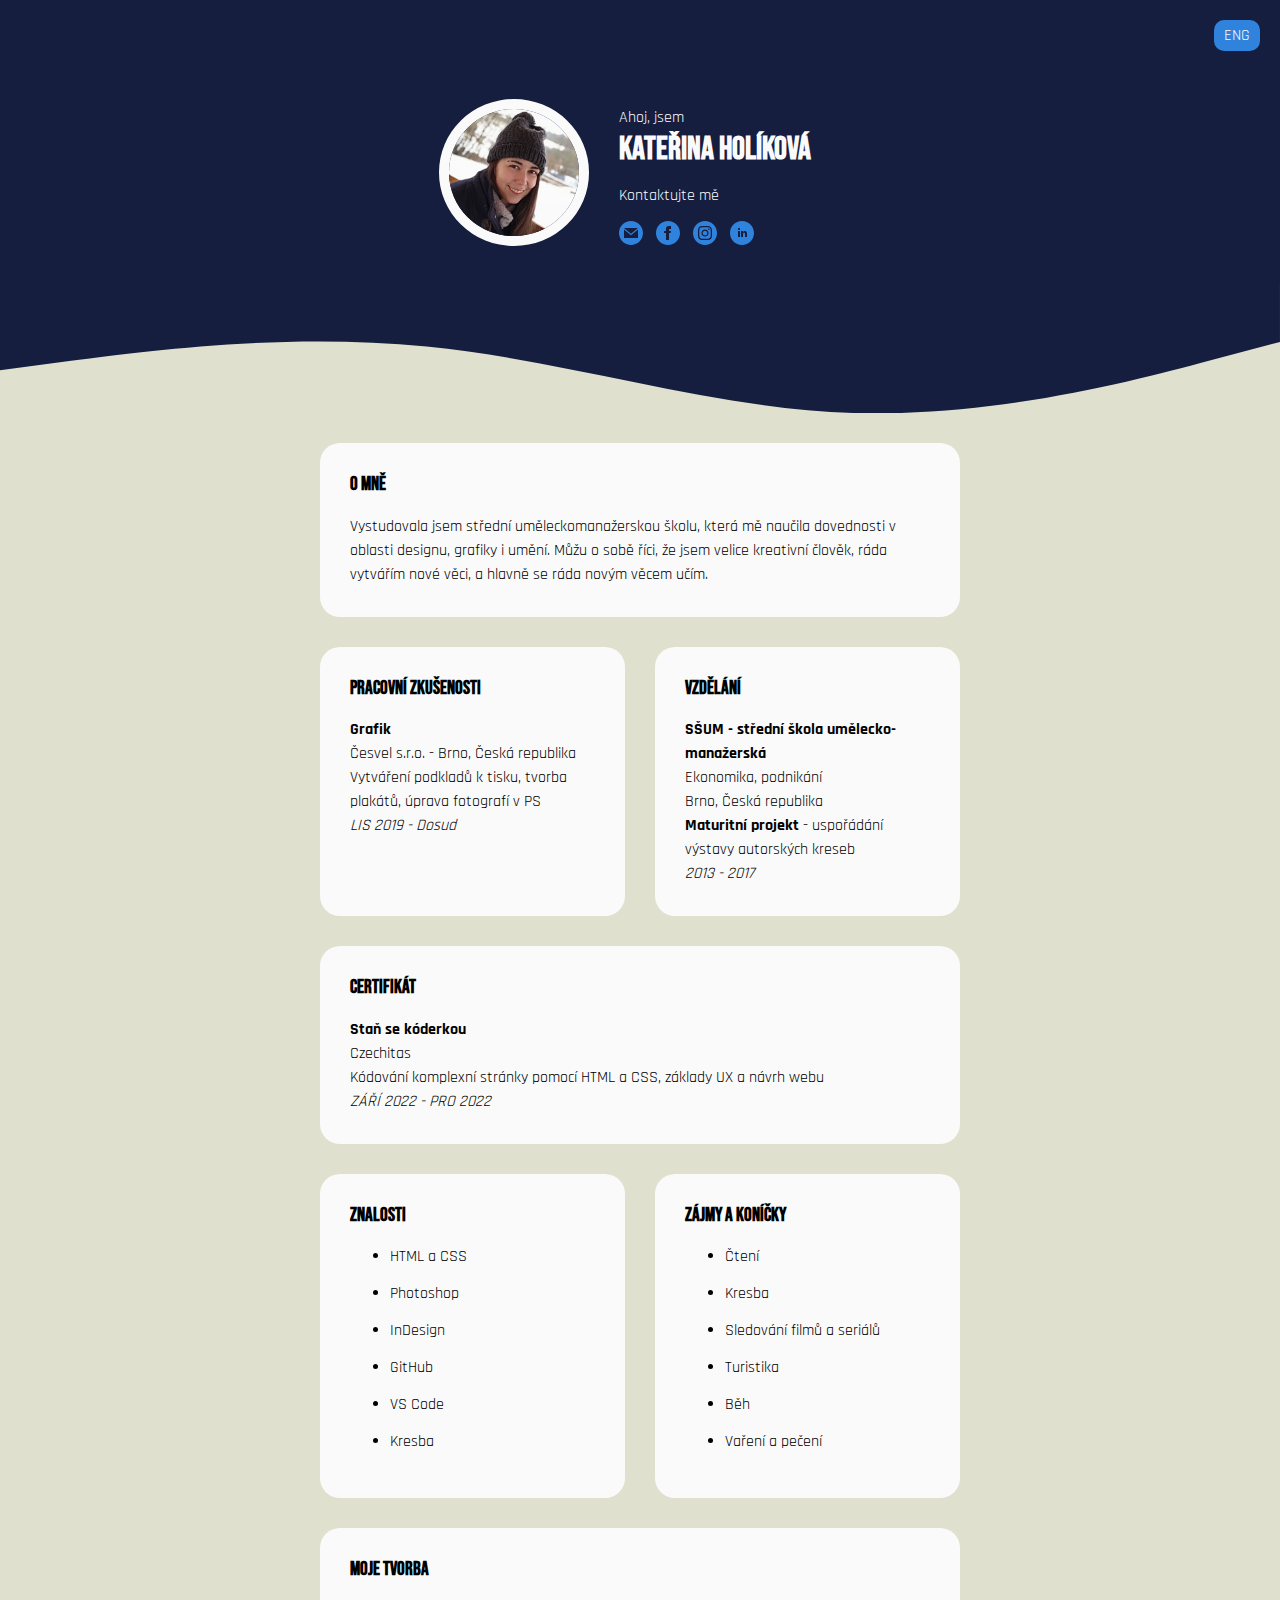
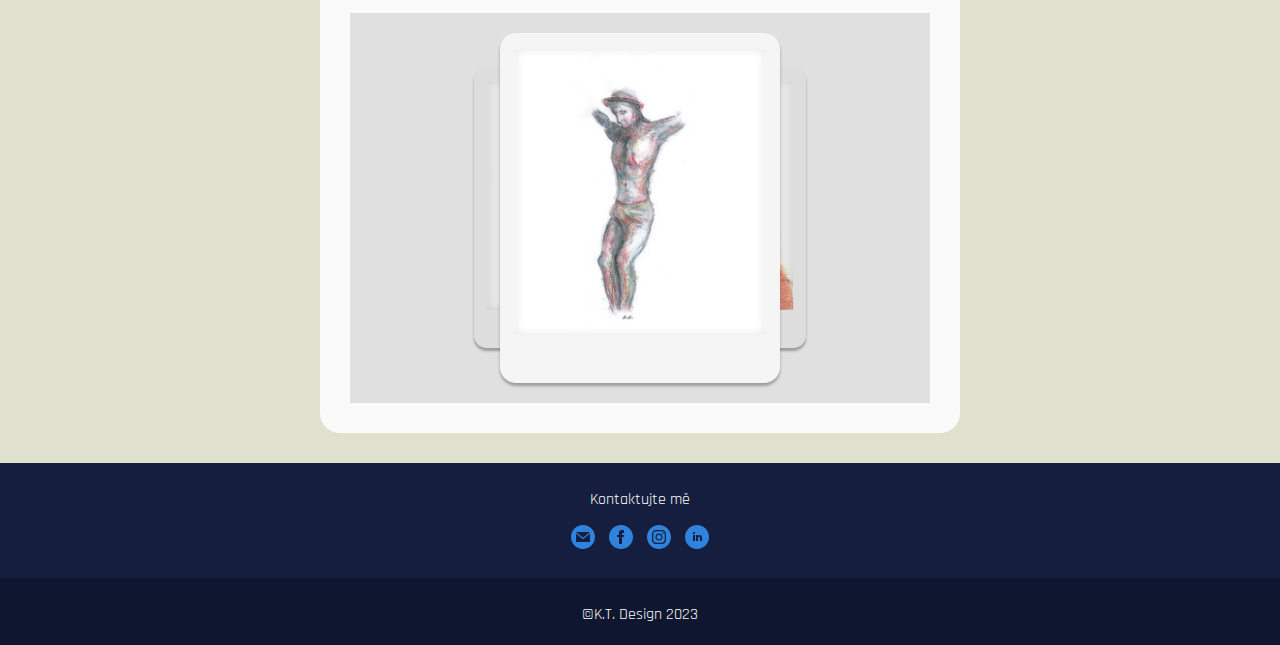
<file: index.html>
<!DOCTYPE html>
<html lang="en">
<head>
    <meta charset="UTF-8">
    <meta http-equiv="X-UA-Compatible" content="IE=edge">
    <meta name="viewport" content="width=device-width, initial-scale=1.0">
    <link rel="preconnect" href="https://fonts.googleapis.com">
    <link rel="preconnect" href="https://fonts.gstatic.com" crossorigin>
    <link href="https://fonts.googleapis.com/css2?family=Bebas+Neue&family=Rajdhani:wght@300;400&display=swap" rel="stylesheet">
    <link rel="stylesheet" href="css/style.css">
    <title>Vítejte</title>
</head>
<body>

<header>

<a class="header__button-link" href="/en/index.html"><p class="header__button">ENG</p></a>

    <img class="my-photo" src="/images/me.jpg">

    <div class="header__column">
        <p class="text white">Ahoj, jsem</p>
        <h1 class="title--big">Kateřina Holíková</h1>

        <div class="header__contact">

            <p class="text__contact">Kontaktujte mě</p>

            <a class="contact__link" a href="mailto:holikka@gmail.com">
                <svg class="contact__item mail" width="24" height="24" viewbox="0 0 24 24"><path class="contact__path" d="M12 .02c-6.627 0-12 5.373-12 12s5.373 12 12 12 12-5.373 12-12-5.373-12-12-12zm6.99 6.98l-6.99 5.666-6.991-5.666h13.981zm.01 10h-14v-8.505l7 5.673 7-5.672v8.504z"/></svg>
            </a>

            <a class="contact__link" href="https://www.facebook.com/katerina.holikova.37">
                <svg class="contact__item"  width="24" height="24" viewbox="0 0 24 24"><path class="contact__path" d="M12 0c-6.627 0-12 5.373-12 12s5.373 12 12 12 12-5.373 12-12-5.373-12-12-12zm3 8h-1.35c-.538 0-.65.221-.65.778v1.222h2l-.209 2h-1.791v7h-3v-7h-2v-2h2v-2.308c0-1.769.931-2.692 3.029-2.692h1.971v3z"/></svg>
            </a>

            <a class="contact__link" href="https://www.instagram.com/klatnik/">
                <svg class="contact__item" width="24" height="24" viewbox="0 0 24 24"><path class="contact__path" d="M14.829 6.302c-.738-.034-.96-.04-2.829-.04s-2.09.007-2.828.04c-1.899.087-2.783.986-2.87 2.87-.033.738-.041.959-.041 2.828s.008 2.09.041 2.829c.087 1.879.967 2.783 2.87 2.87.737.033.959.041 2.828.041 1.87 0 2.091-.007 2.829-.041 1.899-.086 2.782-.988 2.87-2.87.033-.738.04-.96.04-2.829s-.007-2.09-.04-2.828c-.088-1.883-.973-2.783-2.87-2.87zm-2.829 9.293c-1.985 0-3.595-1.609-3.595-3.595 0-1.985 1.61-3.594 3.595-3.594s3.595 1.609 3.595 3.594c0 1.985-1.61 3.595-3.595 3.595zm3.737-6.491c-.464 0-.84-.376-.84-.84 0-.464.376-.84.84-.84.464 0 .84.376.84.84 0 .463-.376.84-.84.84zm-1.404 2.896c0 1.289-1.045 2.333-2.333 2.333s-2.333-1.044-2.333-2.333c0-1.289 1.045-2.333 2.333-2.333s2.333 1.044 2.333 2.333zm-2.333-12c-6.627 0-12 5.373-12 12s5.373 12 12 12 12-5.373 12-12-5.373-12-12-12zm6.958 14.886c-.115 2.545-1.532 3.955-4.071 4.072-.747.034-.986.042-2.887.042s-2.139-.008-2.886-.042c-2.544-.117-3.955-1.529-4.072-4.072-.034-.746-.042-.985-.042-2.886 0-1.901.008-2.139.042-2.886.117-2.544 1.529-3.955 4.072-4.071.747-.035.985-.043 2.886-.043s2.14.008 2.887.043c2.545.117 3.957 1.532 4.071 4.071.034.747.042.985.042 2.886 0 1.901-.008 2.14-.042 2.886z"/></svg>
            </a>

            <a class="contact__link" href="linkedin.com/in/kateřina-holíková-a102b797">
                <svg class="contact__item" width="24" height="24" viewbox="0 0 24 24"><path class="contact__path" d="M12 0c-6.627 0-12 5.373-12 12s5.373 12 12 12 12-5.373 12-12-5.373-12-12-12zm-2 16h-2v-6h2v6zm-1-6.891c-.607 0-1.1-.496-1.1-1.109 0-.612.492-1.109 1.1-1.109s1.1.497 1.1 1.109c0 .613-.493 1.109-1.1 1.109zm8 6.891h-1.998v-2.861c0-1.881-2.002-1.722-2.002 0v2.861h-2v-6h2v1.093c.872-1.616 4-1.736 4 1.548v3.359z"/></svg>
            </a>

            </div>


            
    </div>


        

</header>

<div class="wave__container">
    <svg class="wave__item" viewbox="0 0 1440 320">
        <path fill="#151e3f" fill-opacity="1" d="M0,96L80,85.3C160,75,320,53,480,69.3C640,85,800,139,960,144C1120,149,1280,107,1360,85.3L1440,64L1440,0L1360,0C1280,0,1120,0,960,0C800,0,640,0,480,0C320,0,160,0,80,0L0,0Z"></path>
      </svg>
  </div>
        

<div class="grid">


    <div class="box about">

    <h3 class="title">O mně</h3>

        <p class="text">
            Vystudovala jsem střední uměleckomanažerskou školu, která mě naučila
            dovednosti v oblasti designu, grafiky i
            umění. Můžu o sobě říci, že jsem velice
            kreativní člověk, ráda vytvářím nové věci,
            a hlavně se ráda novým věcem učím.
        </p>
    </div>
        
    <div class="box experience">
        <h3 class="title">Pracovní zkušenosti</h3>

        <p class="text">
        <b>Grafik</b><br>
        Česvel s.r.o. - Brno, Česká republika<br>
        Vytváření podkladů k tisku, tvorba plakátů, úprava fotografí v PS<br>
        <em>LIS 2019 - Dosud</em>
        </p>

    </div>

    <div class="box education">
        <h3 class="title">Vzdělání</h3>

        <p class="text">
            <b>SŠUM - střední škola umělecko-manažerská</b><br>
            Ekonomika, podnikání<br>
            Brno, Česká republika<br>
            <b>Maturitní projekt</b> - uspořádání výstavy autorských kreseb<br>
            <em>2013 - 2017</em>
        </p>

    </div>   

    <div class="box certificate">
        <h3 class="title">Certifikát</h3>

        <p class="text">
            <b>Staň se kóderkou</b><br>
            Czechitas<br>
            Kódování komplexní stránky pomocí HTML a CSS, základy UX a návrh webu<br>
            <em>ZÁŘÍ 2022 - PRO 2022</em>
        </p>
    </div>

    <div class="box knowledge">
        <h3 class="title">Znalosti</h3>

        <ul><li>HTML a CSS</li></ul>
        <ul><li>Photoshop</li></ul>
        <ul><li>InDesign</li></ul>
        <ul><li>GitHub</li></ul>
        <ul><li>VS Code</li></ul>
        <ul><li>Kresba</li></ul>
    </div>

    <div class="box hobbies">
    <h3 class="title">Zájmy a koníčky</h3>

        <ul><li>Čtení</li></ul>
        <ul><li>Kresba</li></ul>
        <ul><li>Sledování filmů a seriálů</li></ul>
        <ul><li>Turistika</li></ul>
        <ul><li>Běh</li></ul>
        <ul><li>Vaření a pečení</li></ul>
    </div>


    <div class="box art">

        <h3 class="title">Moje tvorba</h3>

        <!-- Carousel -->
        
        <div class="container">
            <div class="card-carousel">
              <div class="card" id="1">
                <div class="image-container"></div>
                
              </div>
              <div class="card" id="2">
                <div class="image-container"></div>
                
              </div>
              <div class="card" id="3">
                <div class="image-container"></div>
                
              </div>  
              <div class="card" id="4">
                <div class="image-container"></div>
                
              </div>
              <div class="card" id="5">
                <div class="image-container"></div>
                
              </div>
            </div>
            <a href="#" class="visuallyhidden card-controller">Carousel controller</a>
          </div>



    </div>

</div>


    

    <footer>
        <div class="footer__contact">

            <p class="text__contact">Kontaktujte mě</p>

            <a class="contact__link" href="mailto:holikka@gmail.com">
                <svg class="contact__item" width="24" height="24" viewbox="0 0 24 24"><path class="contact__path" d="M12 .02c-6.627 0-12 5.373-12 12s5.373 12 12 12 12-5.373 12-12-5.373-12-12-12zm6.99 6.98l-6.99 5.666-6.991-5.666h13.981zm.01 10h-14v-8.505l7 5.673 7-5.672v8.504z"/></svg>
            </a>

            <a class="contact__link" href="https://www.facebook.com/katerina.holikova.37">
                <svg class="contact__item"  width="24" height="24" viewbox="0 0 24 24"><path class="contact__path" d="M12 0c-6.627 0-12 5.373-12 12s5.373 12 12 12 12-5.373 12-12-5.373-12-12-12zm3 8h-1.35c-.538 0-.65.221-.65.778v1.222h2l-.209 2h-1.791v7h-3v-7h-2v-2h2v-2.308c0-1.769.931-2.692 3.029-2.692h1.971v3z"/></svg>
            </a>

            <a class="contact__link" href="https://www.instagram.com/klatnik/">
                <svg class="contact__item" width="24" height="24" viewbox="0 0 24 24"><path class="contact__path" d="M14.829 6.302c-.738-.034-.96-.04-2.829-.04s-2.09.007-2.828.04c-1.899.087-2.783.986-2.87 2.87-.033.738-.041.959-.041 2.828s.008 2.09.041 2.829c.087 1.879.967 2.783 2.87 2.87.737.033.959.041 2.828.041 1.87 0 2.091-.007 2.829-.041 1.899-.086 2.782-.988 2.87-2.87.033-.738.04-.96.04-2.829s-.007-2.09-.04-2.828c-.088-1.883-.973-2.783-2.87-2.87zm-2.829 9.293c-1.985 0-3.595-1.609-3.595-3.595 0-1.985 1.61-3.594 3.595-3.594s3.595 1.609 3.595 3.594c0 1.985-1.61 3.595-3.595 3.595zm3.737-6.491c-.464 0-.84-.376-.84-.84 0-.464.376-.84.84-.84.464 0 .84.376.84.84 0 .463-.376.84-.84.84zm-1.404 2.896c0 1.289-1.045 2.333-2.333 2.333s-2.333-1.044-2.333-2.333c0-1.289 1.045-2.333 2.333-2.333s2.333 1.044 2.333 2.333zm-2.333-12c-6.627 0-12 5.373-12 12s5.373 12 12 12 12-5.373 12-12-5.373-12-12-12zm6.958 14.886c-.115 2.545-1.532 3.955-4.071 4.072-.747.034-.986.042-2.887.042s-2.139-.008-2.886-.042c-2.544-.117-3.955-1.529-4.072-4.072-.034-.746-.042-.985-.042-2.886 0-1.901.008-2.139.042-2.886.117-2.544 1.529-3.955 4.072-4.071.747-.035.985-.043 2.886-.043s2.14.008 2.887.043c2.545.117 3.957 1.532 4.071 4.071.034.747.042.985.042 2.886 0 1.901-.008 2.14-.042 2.886z"/></svg>
            </a>

            <a class="contact__link" href="linkedin.com/in/kateřina-holíková-a102b797">
                <svg class="contact__item" width="24" height="24" viewbox="0 0 24 24"><path class="contact__path" d="M12 0c-6.627 0-12 5.373-12 12s5.373 12 12 12 12-5.373 12-12-5.373-12-12-12zm-2 16h-2v-6h2v6zm-1-6.891c-.607 0-1.1-.496-1.1-1.109 0-.612.492-1.109 1.1-1.109s1.1.497 1.1 1.109c0 .613-.493 1.109-1.1 1.109zm8 6.891h-1.998v-2.861c0-1.881-2.002-1.722-2.002 0v2.861h-2v-6h2v1.093c.872-1.616 4-1.736 4 1.548v3.359z"/></svg>
            </a>

        </div>

        <div class="copyright">

            <p class="text__copyright">©K.T. Design 2023</p>

        </div>

    </footer>

    <script src="/script.js"></script>


</body>

</html>
</file>
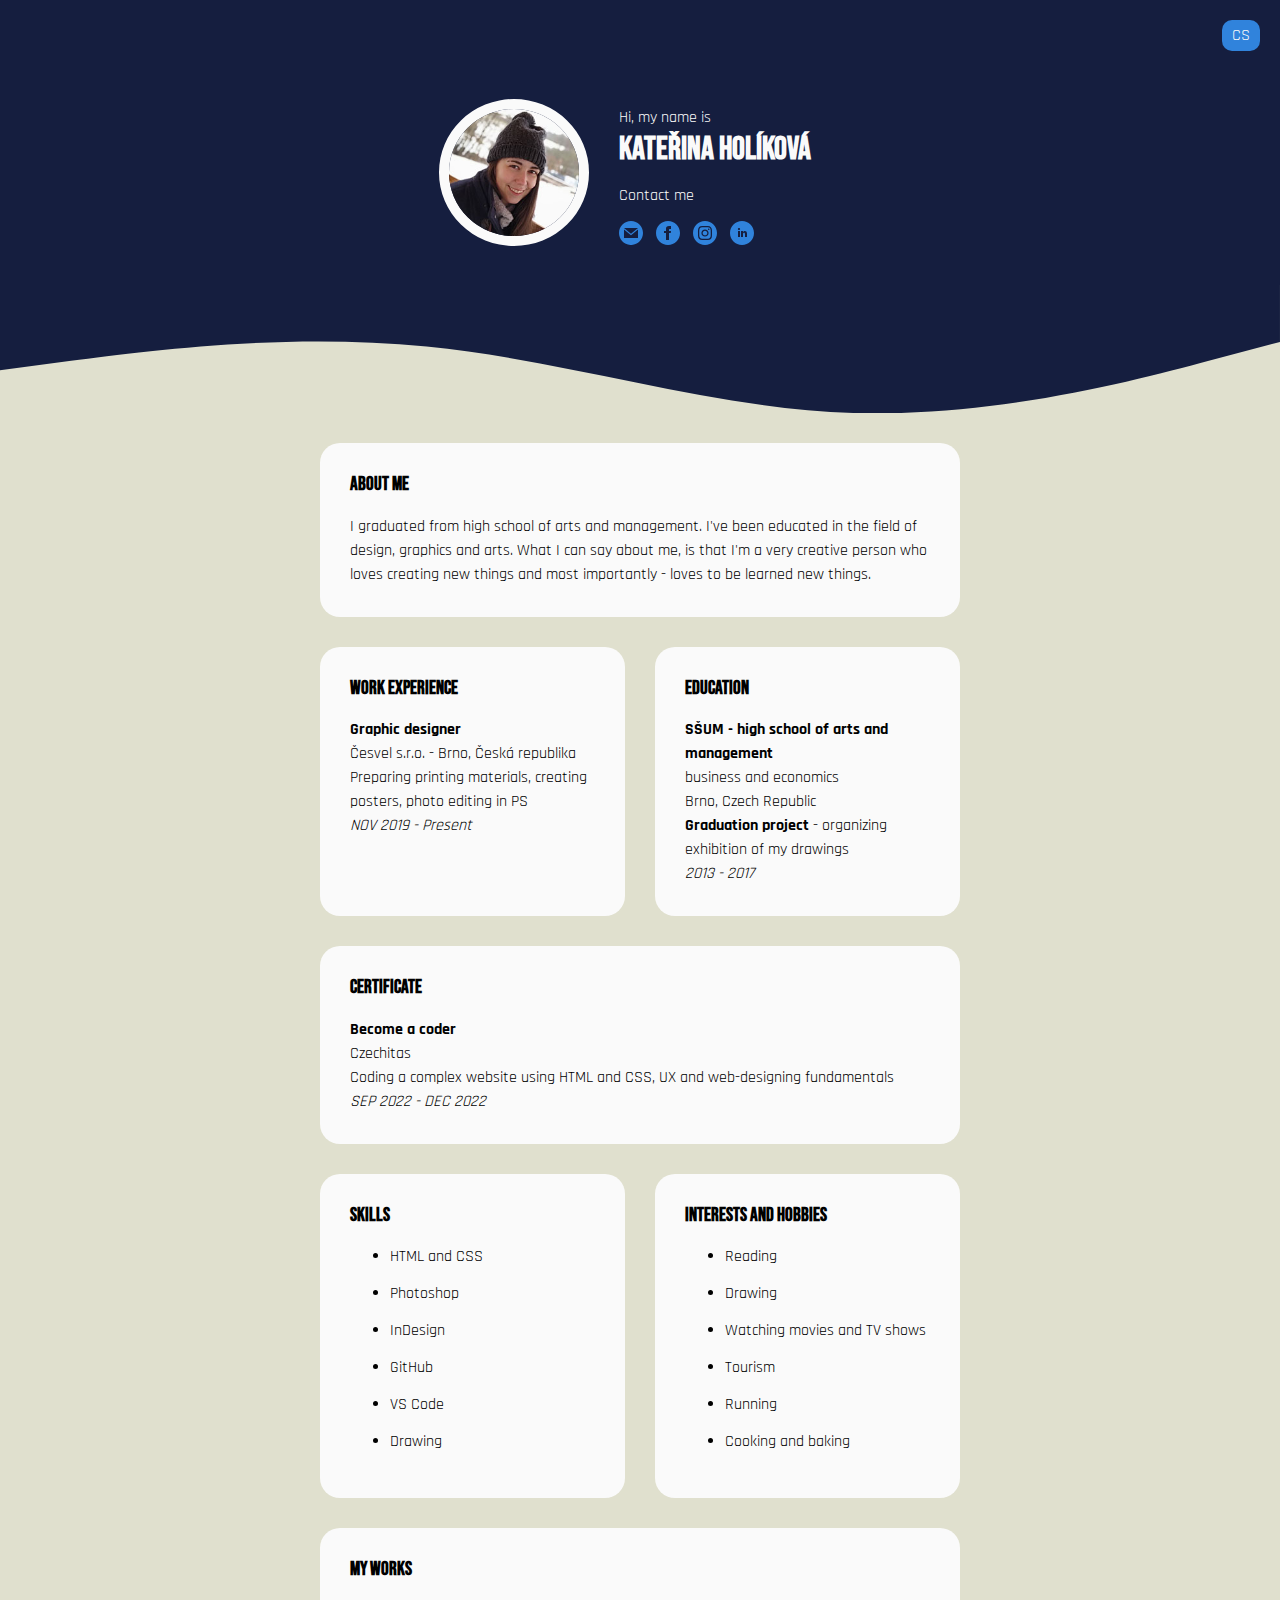
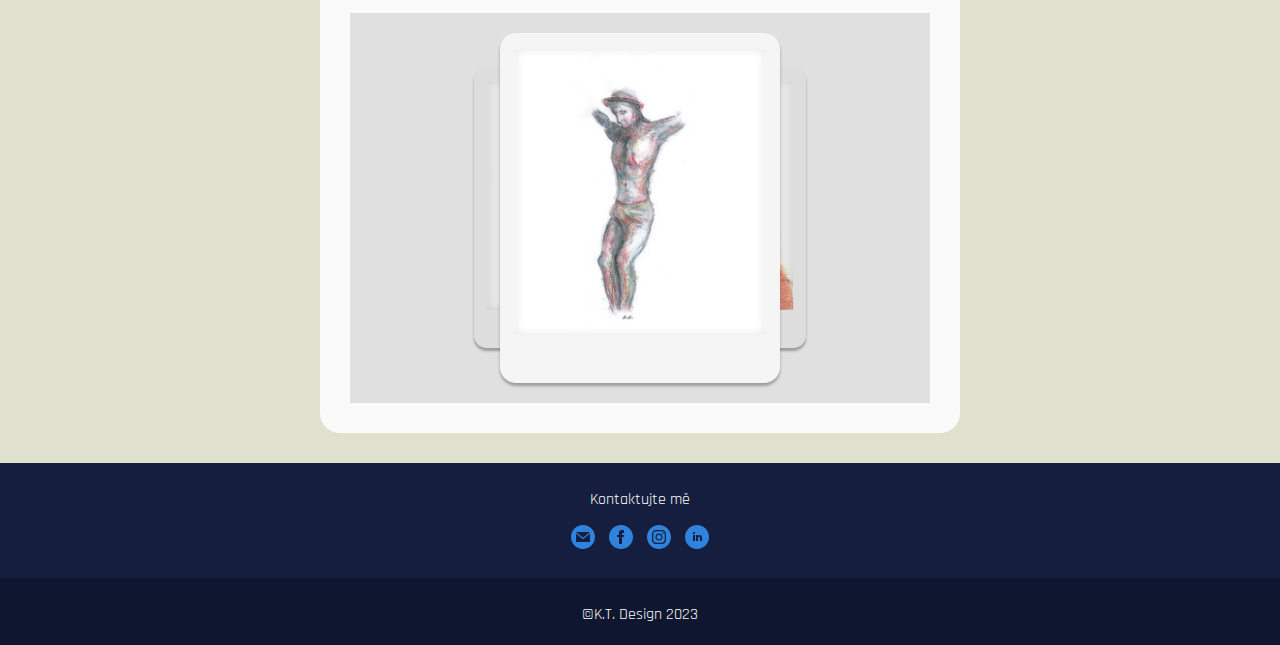
<file: en/index.html>
<!DOCTYPE html>
<html lang="en">
<head>
    <meta charset="UTF-8">
    <meta http-equiv="X-UA-Compatible" content="IE=edge">
    <meta name="viewport" content="width=device-width, initial-scale=1.0">
    <link rel="preconnect" href="https://fonts.googleapis.com">
    <link rel="preconnect" href="https://fonts.gstatic.com" crossorigin>
    <link href="https://fonts.googleapis.com/css2?family=Bebas+Neue&family=Rajdhani:wght@300;400&display=swap" rel="stylesheet">
    <link rel="stylesheet" href="/css/style.css">
    <title>Vítejte</title>
</head>
<body>
    <header>

        <a class="header__button-link" href="/index.html"><p class="header__button">CS</p></a>
        
            <img class="my-photo" src="/images/me.jpg">
        
            <div class="header__column">
                <p class="text white">Hi, my name is</p>
                <h1 class="title--big">Kateřina Holíková</h1>
        
                <div class="header__contact">
        
                    <p class="text__contact">Contact me</p>
        
                    <a class="contact__link" a href="mailto:holikka@gmail.com">
                        <svg class="contact__item mail" width="24" height="24" viewbox="0 0 24 24"><path class="contact__path" d="M12 .02c-6.627 0-12 5.373-12 12s5.373 12 12 12 12-5.373 12-12-5.373-12-12-12zm6.99 6.98l-6.99 5.666-6.991-5.666h13.981zm.01 10h-14v-8.505l7 5.673 7-5.672v8.504z"/></svg>
                    </a>
        
                    <a class="contact__link" href="https://www.facebook.com/katerina.holikova.37">
                        <svg class="contact__item"  width="24" height="24" viewbox="0 0 24 24"><path class="contact__path" d="M12 0c-6.627 0-12 5.373-12 12s5.373 12 12 12 12-5.373 12-12-5.373-12-12-12zm3 8h-1.35c-.538 0-.65.221-.65.778v1.222h2l-.209 2h-1.791v7h-3v-7h-2v-2h2v-2.308c0-1.769.931-2.692 3.029-2.692h1.971v3z"/></svg>
                    </a>
        
                    <a class="contact__link" href="https://www.instagram.com/klatnik/">
                        <svg class="contact__item" width="24" height="24" viewbox="0 0 24 24"><path class="contact__path" d="M14.829 6.302c-.738-.034-.96-.04-2.829-.04s-2.09.007-2.828.04c-1.899.087-2.783.986-2.87 2.87-.033.738-.041.959-.041 2.828s.008 2.09.041 2.829c.087 1.879.967 2.783 2.87 2.87.737.033.959.041 2.828.041 1.87 0 2.091-.007 2.829-.041 1.899-.086 2.782-.988 2.87-2.87.033-.738.04-.96.04-2.829s-.007-2.09-.04-2.828c-.088-1.883-.973-2.783-2.87-2.87zm-2.829 9.293c-1.985 0-3.595-1.609-3.595-3.595 0-1.985 1.61-3.594 3.595-3.594s3.595 1.609 3.595 3.594c0 1.985-1.61 3.595-3.595 3.595zm3.737-6.491c-.464 0-.84-.376-.84-.84 0-.464.376-.84.84-.84.464 0 .84.376.84.84 0 .463-.376.84-.84.84zm-1.404 2.896c0 1.289-1.045 2.333-2.333 2.333s-2.333-1.044-2.333-2.333c0-1.289 1.045-2.333 2.333-2.333s2.333 1.044 2.333 2.333zm-2.333-12c-6.627 0-12 5.373-12 12s5.373 12 12 12 12-5.373 12-12-5.373-12-12-12zm6.958 14.886c-.115 2.545-1.532 3.955-4.071 4.072-.747.034-.986.042-2.887.042s-2.139-.008-2.886-.042c-2.544-.117-3.955-1.529-4.072-4.072-.034-.746-.042-.985-.042-2.886 0-1.901.008-2.139.042-2.886.117-2.544 1.529-3.955 4.072-4.071.747-.035.985-.043 2.886-.043s2.14.008 2.887.043c2.545.117 3.957 1.532 4.071 4.071.034.747.042.985.042 2.886 0 1.901-.008 2.14-.042 2.886z"/></svg>
                    </a>
        
                    <a class="contact__link" href="#https://www.linkedin.com/in/kate%C5%99ina-hol%C3%ADkov%C3%A1-a102b797/">
                        <svg class="contact__item" width="24" height="24" viewbox="0 0 24 24"><path class="contact__path" d="M12 0c-6.627 0-12 5.373-12 12s5.373 12 12 12 12-5.373 12-12-5.373-12-12-12zm-2 16h-2v-6h2v6zm-1-6.891c-.607 0-1.1-.496-1.1-1.109 0-.612.492-1.109 1.1-1.109s1.1.497 1.1 1.109c0 .613-.493 1.109-1.1 1.109zm8 6.891h-1.998v-2.861c0-1.881-2.002-1.722-2.002 0v2.861h-2v-6h2v1.093c.872-1.616 4-1.736 4 1.548v3.359z"/></svg>
                    </a>
        
                    </div>
        
        
                    
            </div>
        
        
                
        
        </header>
        
        <div class="wave__container">
            <svg class="wave__item" viewbox="0 0 1440 320">
                <path fill="#151e3f" fill-opacity="1" d="M0,96L80,85.3C160,75,320,53,480,69.3C640,85,800,139,960,144C1120,149,1280,107,1360,85.3L1440,64L1440,0L1360,0C1280,0,1120,0,960,0C800,0,640,0,480,0C320,0,160,0,80,0L0,0Z"></path>
              </svg>
          </div>
                
        
        <div class="grid">
        
        
        <div class="box about">
        
        <h3 class="title">About me</h3>
        
            <p class="text">
                I graduated from high school of arts and management. 
                I've been educated in the field of design, graphics and arts. 
                What I can say about me, is that I'm a very creative person
                who loves creating new things and most importantly - loves to be learned new things. 

            </p>
        </div>
            
        <div class="box experience">
            <h3 class="title">Work experience</h3>
        
            <p class="text">
            <b>Graphic designer</b><br>
            Česvel s.r.o. - Brno, Česká republika<br>
            Preparing printing materials, creating posters, photo editing in PS<br>
            <em>NOV 2019 - Present</em>
            </p>
        
        </div>
        
        <div class="box education">
            <h3 class="title">Education</h3>
        
            <p class="text">
                <b>SŠUM - high school of arts and management</b><br>
                business and economics<br>
                Brno, Czech Republic<br>
                <b>Graduation project</b> - organizing exhibition of my drawings<br>
                <em>2013 - 2017</em>
            </p>
        
         </div>   
        
        <div class="box certificate">
            <h3 class="title">Certificate</h3>
        
            <p class="text">
                <b>Become a coder</b><br>
                Czechitas<br>
                Coding a complex website using HTML and CSS, UX and web-designing fundamentals<br>
                <em>SEP 2022 - DEC 2022</em>
            </p>
        </div>
        
        <div class="box knowledge">
            <h3 class="title">Skills</h3>
        
            <ul><li>HTML and CSS</li></ul>
            <ul><li>Photoshop</li></ul>
            <ul><li>InDesign</li></ul>
            <ul><li>GitHub</li></ul>
            <ul><li>VS Code</li></ul>
            <ul><li>Drawing</li></ul>
        </div>
        
        <div class="box hobbies">
        <h3 class="title">Interests and hobbies</h3>
        
            <ul><li>Reading</li></ul>
            <ul><li>Drawing</li></ul>
            <ul><li>Watching movies and TV shows</li></ul>
            <ul><li>Tourism</li></ul>
            <ul><li>Running</li></ul>
            <ul><li>Cooking and baking</li></ul>
        </div>
        
        
        <div class="box art">
        
        <h3 class="title">My works</h3>
        <!-- Carousel -->
        
           <!-- Carousel -->
        
        <div class="container">
            <div class="card-carousel">
              <div class="card" id="1">
                <div class="image-container"></div>
                
              </div>
              <div class="card" id="2">
                <div class="image-container"></div>
                
              </div>
              <div class="card" id="3">
                <div class="image-container"></div>
                
              </div>  
              <div class="card" id="4">
                <div class="image-container"></div>
                
              </div>
              <div class="card" id="5">
                <div class="image-container"></div>
                
              </div>
            </div>
            <a href="#" class="visuallyhidden card-controller">Carousel controller</a>
          </div>
        </div>
        
        </div>
        
            <footer>
                <div class="footer__contact">
        
                <p class="text__contact">Kontaktujte mě</p>
        
                <a class="contact__link" href="mailto:holikka@gmail.com">
                    <svg class="contact__item" width="24" height="24" viewbox="0 0 24 24"><path class="contact__path" d="M12 .02c-6.627 0-12 5.373-12 12s5.373 12 12 12 12-5.373 12-12-5.373-12-12-12zm6.99 6.98l-6.99 5.666-6.991-5.666h13.981zm.01 10h-14v-8.505l7 5.673 7-5.672v8.504z"/></svg>
                </a>
        
                <a class="contact__link" href="https://www.facebook.com/katerina.holikova.37">
                    <svg class="contact__item"  width="24" height="24" viewbox="0 0 24 24"><path class="contact__path" d="M12 0c-6.627 0-12 5.373-12 12s5.373 12 12 12 12-5.373 12-12-5.373-12-12-12zm3 8h-1.35c-.538 0-.65.221-.65.778v1.222h2l-.209 2h-1.791v7h-3v-7h-2v-2h2v-2.308c0-1.769.931-2.692 3.029-2.692h1.971v3z"/></svg>
                </a>
        
                <a class="contact__link" href="https://www.instagram.com/klatnik/">
                    <svg class="contact__item" width="24" height="24" viewbox="0 0 24 24"><path class="contact__path" d="M14.829 6.302c-.738-.034-.96-.04-2.829-.04s-2.09.007-2.828.04c-1.899.087-2.783.986-2.87 2.87-.033.738-.041.959-.041 2.828s.008 2.09.041 2.829c.087 1.879.967 2.783 2.87 2.87.737.033.959.041 2.828.041 1.87 0 2.091-.007 2.829-.041 1.899-.086 2.782-.988 2.87-2.87.033-.738.04-.96.04-2.829s-.007-2.09-.04-2.828c-.088-1.883-.973-2.783-2.87-2.87zm-2.829 9.293c-1.985 0-3.595-1.609-3.595-3.595 0-1.985 1.61-3.594 3.595-3.594s3.595 1.609 3.595 3.594c0 1.985-1.61 3.595-3.595 3.595zm3.737-6.491c-.464 0-.84-.376-.84-.84 0-.464.376-.84.84-.84.464 0 .84.376.84.84 0 .463-.376.84-.84.84zm-1.404 2.896c0 1.289-1.045 2.333-2.333 2.333s-2.333-1.044-2.333-2.333c0-1.289 1.045-2.333 2.333-2.333s2.333 1.044 2.333 2.333zm-2.333-12c-6.627 0-12 5.373-12 12s5.373 12 12 12 12-5.373 12-12-5.373-12-12-12zm6.958 14.886c-.115 2.545-1.532 3.955-4.071 4.072-.747.034-.986.042-2.887.042s-2.139-.008-2.886-.042c-2.544-.117-3.955-1.529-4.072-4.072-.034-.746-.042-.985-.042-2.886 0-1.901.008-2.139.042-2.886.117-2.544 1.529-3.955 4.072-4.071.747-.035.985-.043 2.886-.043s2.14.008 2.887.043c2.545.117 3.957 1.532 4.071 4.071.034.747.042.985.042 2.886 0 1.901-.008 2.14-.042 2.886z"/></svg>
                </a>
        
                <a class="contact__link" href="#https://www.linkedin.com/in/kate%C5%99ina-hol%C3%ADkov%C3%A1-a102b797/">
                    <svg class="contact__item" width="24" height="24" viewbox="0 0 24 24"><path class="contact__path" d="M12 0c-6.627 0-12 5.373-12 12s5.373 12 12 12 12-5.373 12-12-5.373-12-12-12zm-2 16h-2v-6h2v6zm-1-6.891c-.607 0-1.1-.496-1.1-1.109 0-.612.492-1.109 1.1-1.109s1.1.497 1.1 1.109c0 .613-.493 1.109-1.1 1.109zm8 6.891h-1.998v-2.861c0-1.881-2.002-1.722-2.002 0v2.861h-2v-6h2v1.093c.872-1.616 4-1.736 4 1.548v3.359z"/></svg>
                </a>
        
                </div>
        
            <div class="copyright">
        
                <p class="text__copyright">©K.T. Design 2023</p>
        
            </div>
        
            </footer>
        
        
            <script src="/script.js"></script>
            
        </body>

</html>
</file>
<file: css/style.css>
html {
  box-sizing: border-box;
}

*, :after, :before {
  box-sizing: inherit;
}

body {
  margin: 0;
  background-color: #e0e0ce;
}

p, li {
  font-family: "Rajdhani", sans-serif;
  margin-bottom: 0;
}

header {
  background-color: #151e3f;
  color: #FAFAFA;
  font-family: "Bebas Neue";
  text-align: center;
  padding: 60px 0 0 0;
}

.header__button {
  margin: 0;
  padding: 5px 10px;
  font-family: "Rajdhani", sans-serif;
  border-radius: 10px;
}

.header__button-link {
  border-radius: 10px;
  background-color: #3083dc;
  color: #FAFAFA;
  text-decoration: none;
  margin: 20px;
  position: absolute;
  top: 0;
  right: 0;
}

.header__button:hover, .header__button:active, .header__button:focus {
  background-color: #FAFAFA;
  color: #3083dc;
}

.wave__container {
  display: inline-block;
  position: relative;
  width: 100%;
  padding-bottom: 10%;
  vertical-align: middle;
  overflow: hidden;
}

.wave__item {
  display: inline-block;
  position: absolute;
  top: 0;
  left: 0;
}

footer, .footer__contact {
  color: #FAFAFA;
  text-align: center;
  margin: 0;
}

.footer__contact {
  background-color: #151e3f;
  padding: 10px 0 20px 0;
}

.contact__item {
  margin: 5px;
  fill: #3083dc;
}

.contact__link {
  text-decoration: none;
}

.contact__path:hover, .contact__path:active, .contact__path:focus {
  fill: #FAFAFA;
}

.text__contact, .text__copyright {
  margin-bottom: 10px;
}

.copyright {
  background-color: #0f162f;
  padding: 10px;
}

.title--big {
  margin: 0;
}

.title {
  font-family: "Bebas Neue";
  margin-top: 0;
}

.text {
  line-height: 1.5;
}

.my-photo {
  width: 150px;
  border-radius: 50%;
  border: 10px solid #FAFAFA;
}

.box {
  background-color: #FAFAFA;
  padding: 30px;
  margin: 30px;
  border-radius: 20px;
}

.visuallyhidden {
  position: absolute;
  z-index: -1;
  right: 0;
  opacity: 0;
}

.container {
  overflow: hidden;
  padding: 20px;
  margin-top: 2em;
  background: rgba(0, 0, 0, 0.1);
}

.card-carousel {
  --card-width: 80%;
  --card-max-width: 280px;
  --card-height: 350px;
  z-index: 1;
  position: relative;
  margin: 0 auto;
  width: 100%;
  height: var(--card-height);
  min-width: var(--carousel-min-width);
  transition: filter 0.3s ease;
}

@media screen and (max-width: 640px) {
  .card-carousel {
    margin-left: calc((100vw - var(--carousel-min-width) - 40px) / 2);
  }
}
.card-carousel.smooth-return {
  transition: all 0.2s ease;
}

.card-carousel .card {
  background: whitesmoke;
  width: var(--card-width);
  max-width: var(--card-max-width);
  text-align: center;
  padding: 1em;
  height: var(--card-height);
  position: absolute;
  margin: 0 auto;
  color: rgba(0, 0, 0, 0.1);
  transition: inherit;
  box-shadow: 0px 3px 3px 0px rgba(0, 0, 0, 0.3);
  border-radius: 1em;
  filter: brightness(0.9);
  display: flex;
  flex-direction: column;
  align-items: center;
  justify-content: center;
}

.card.highlight {
  filter: brightness(1);
}

.card:nth-of-type(1) .image-container {
  background-image: url("/images/drawing-dog.jpg");
}

.card:nth-of-type(2) .image-container {
  background-image: url("/images/drawing-krishna.jpg");
}

.card:nth-of-type(3) .image-container {
  background-image: url("/images/drawing-jesus.jpg");
}

.card:nth-of-type(4) .image-container {
  background-image: url("/images/drawing-madonna.jpg");
}

.card:nth-of-type(5) .image-container {
  background-image: url("/images/drawing-vincent.jpg");
}

.image-container {
  width: 100%;
  height: 100%;
  position: relative;
  background-size: cover;
  background-position: center;
  margin-bottom: 2em;
  padding: 1em;
  box-shadow: inset 0px 0px 10px 0px rgba(0, 0, 0, 0.1);
}

.image-container::after {
  content: "";
  display: block;
  width: 120%;
  height: 120%;
  position: absolute;
  top: calc(-10% - 3px);
  left: calc(-10% - 3px);
}

@media screen and (min-width: 640px) {
  .header__column {
    margin: 30px;
  }
  header {
    display: flex;
    flex-shrink: 0;
    justify-content: center;
    align-items: center;
    text-align: left;
  }
  .mail {
    margin-left: 0;
  }
  .box {
    margin: 0;
  }
  .grid {
    margin: 30px;
    display: grid;
    grid-template-columns: 1fr 1fr;
    grid-template-rows: auto;
    gap: 30px;
  }
  .about {
    grid-column: 1/3;
  }
  .certificate {
    grid-column: 1/3;
  }
  .art {
    grid-column: 1/3;
  }
  .items {
    position: relative;
  }
}
@media screen and (min-width: 1100px) {
  .grid {
    max-width: 50%;
    margin: 30px auto;
  }
}/*# sourceMappingURL=style.css.map */
</file>
